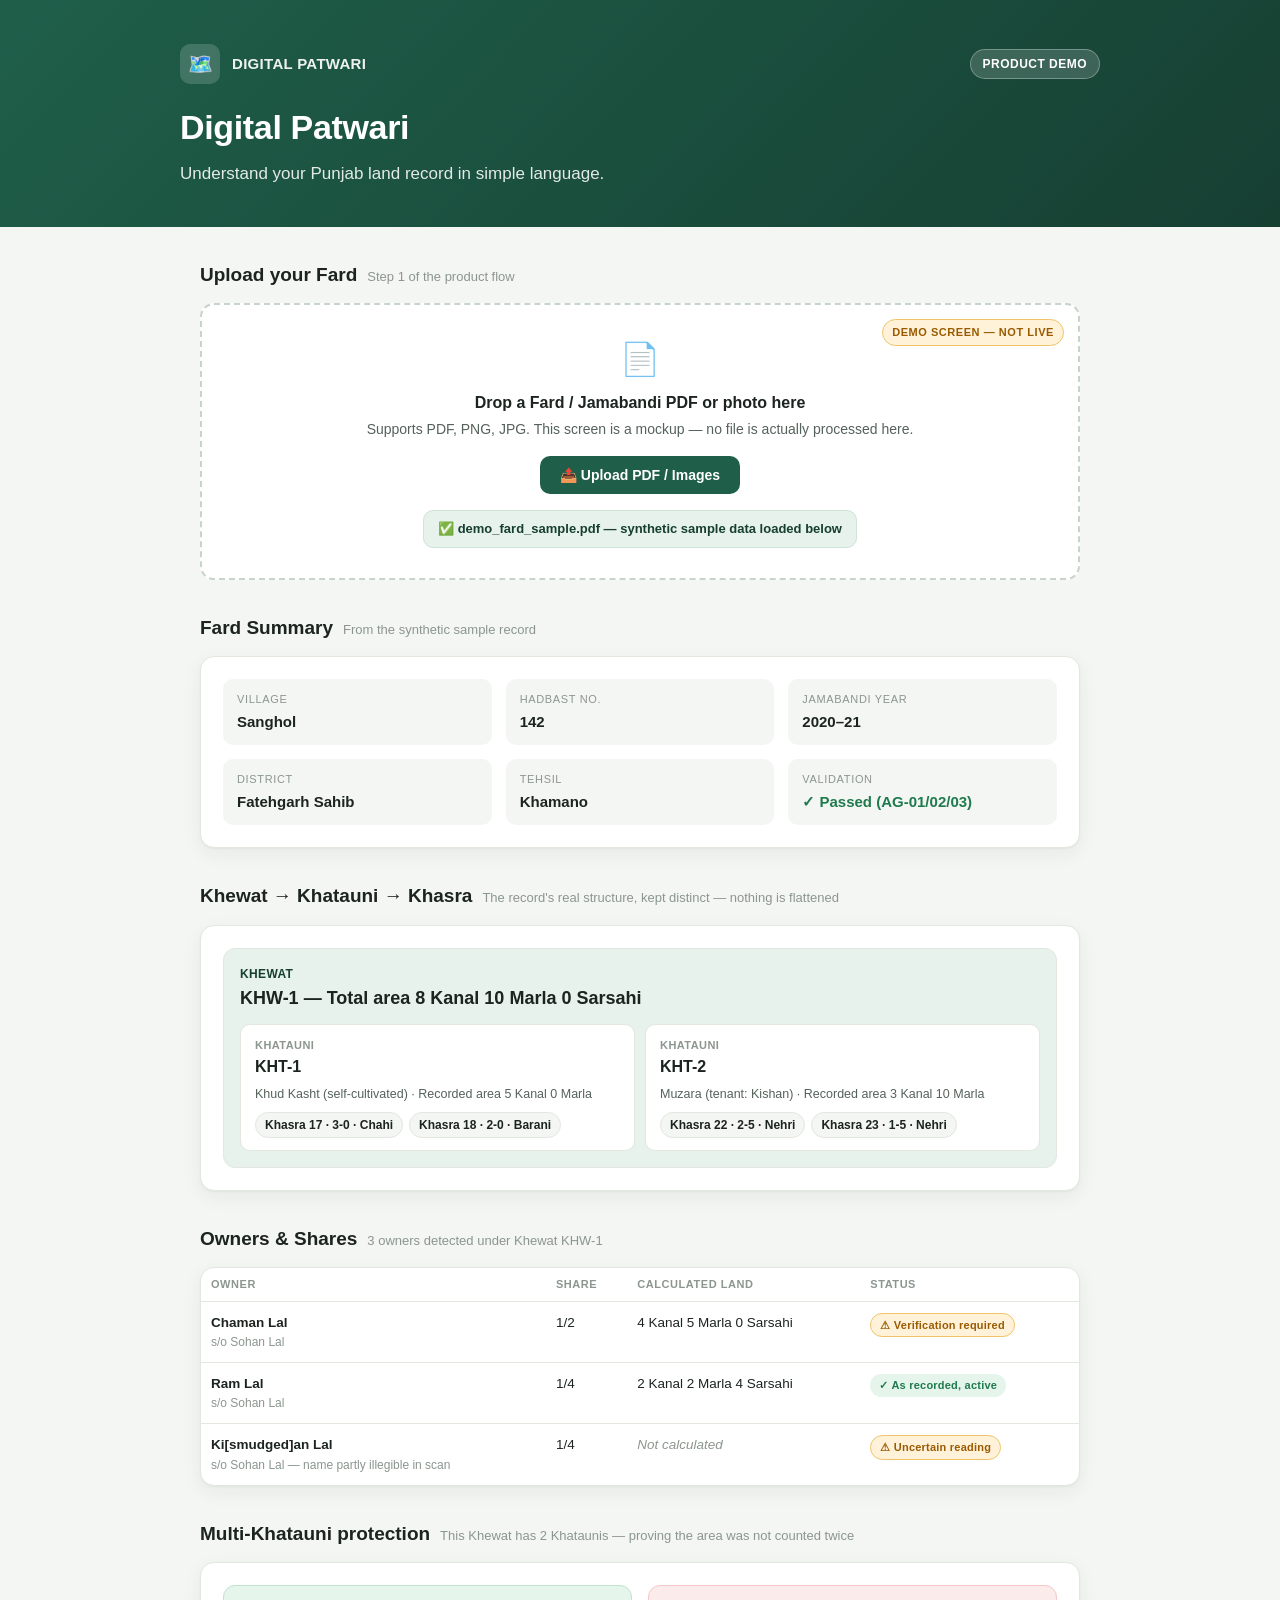
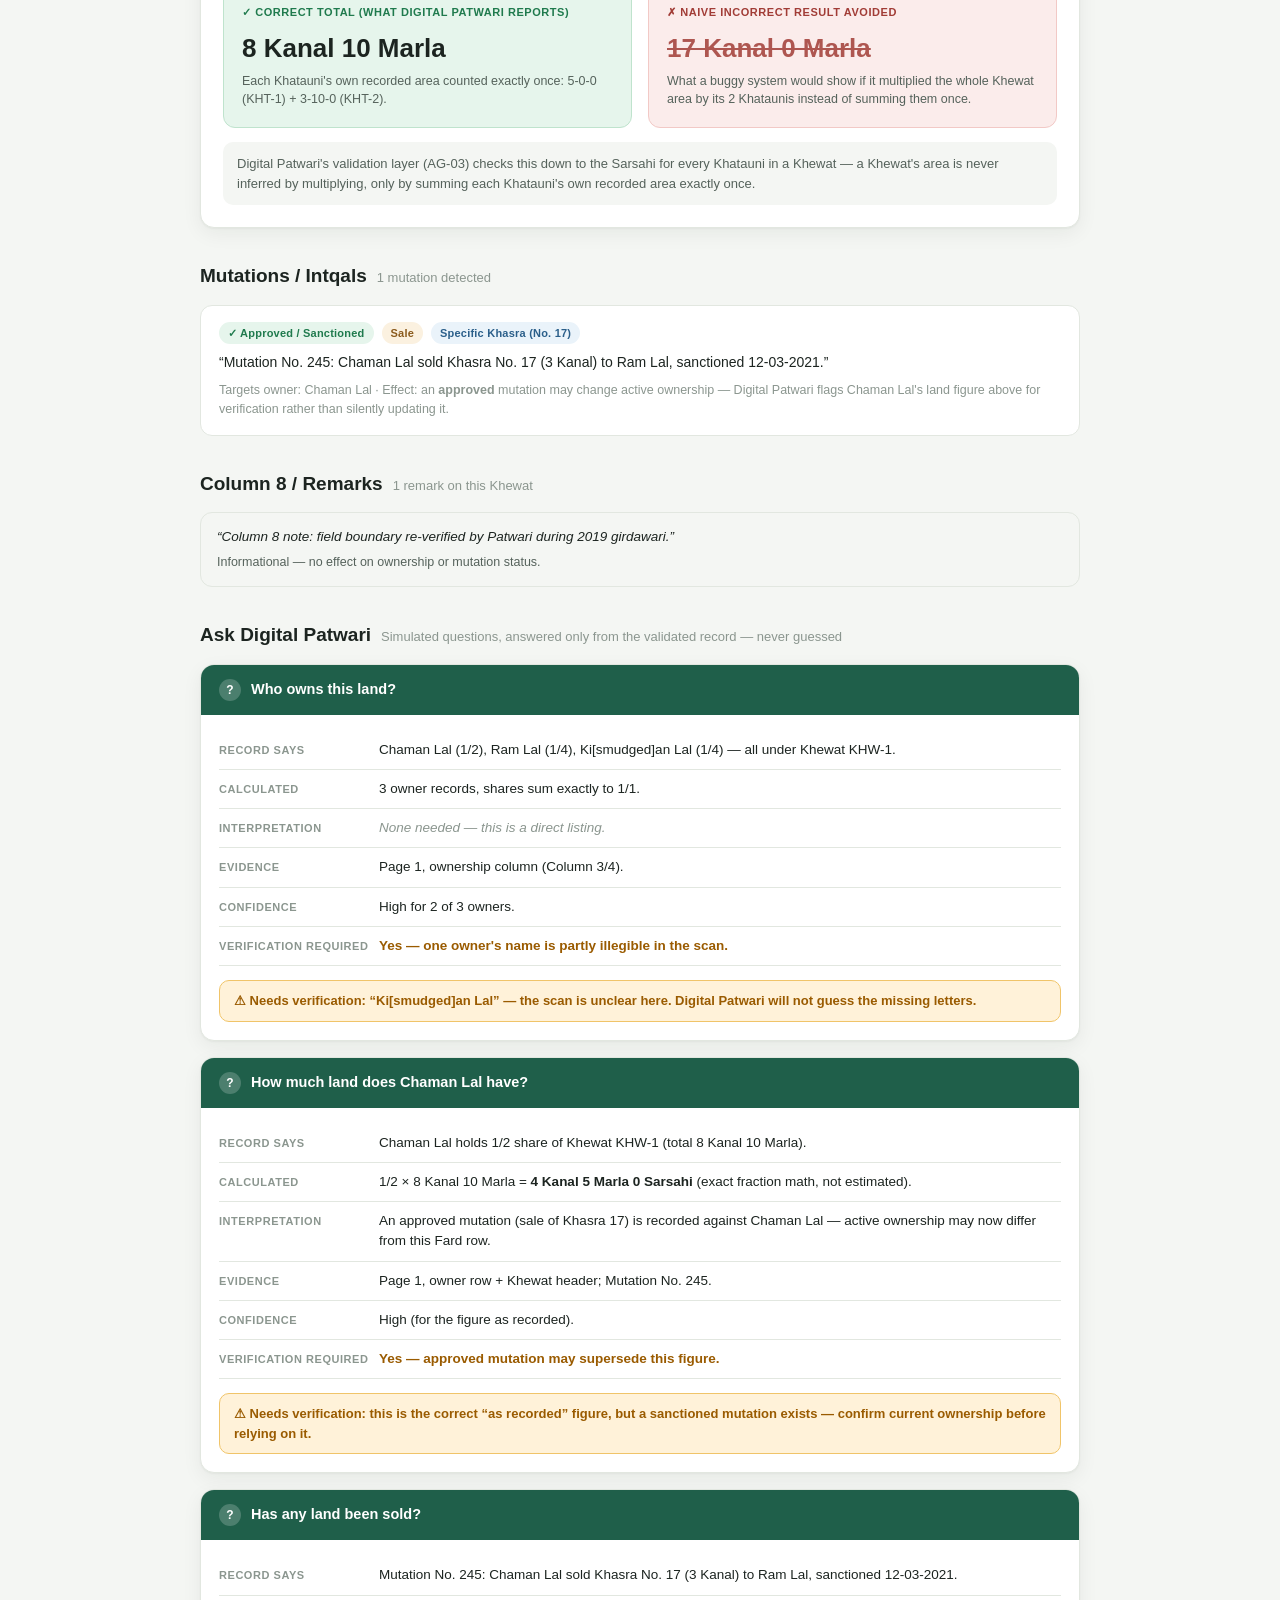
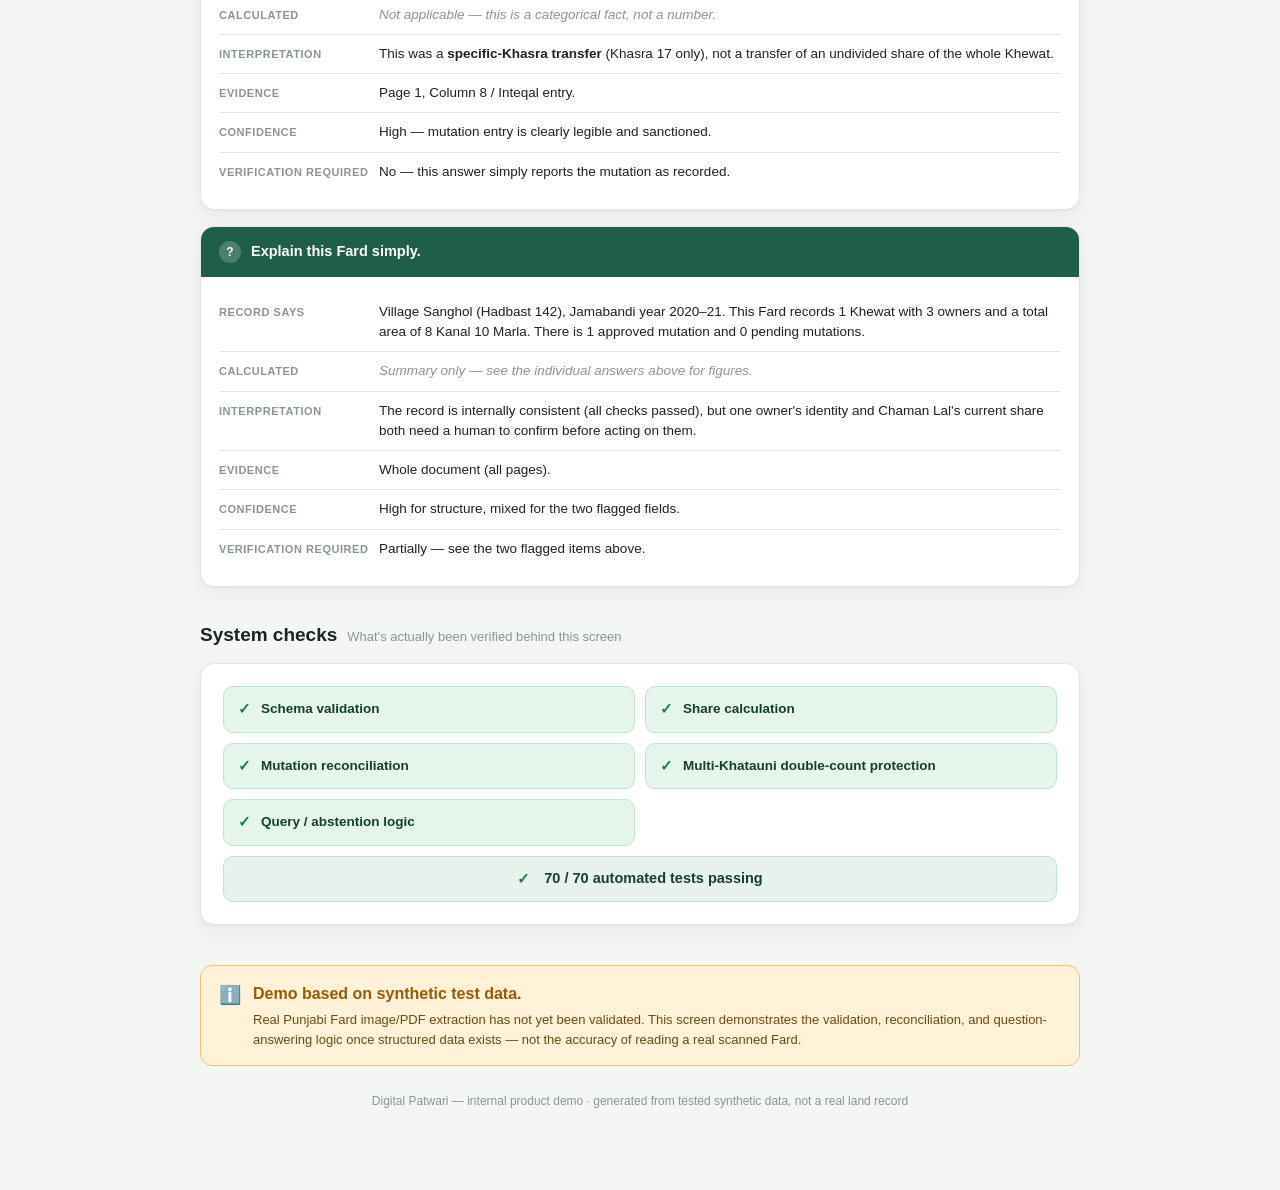
<file: digital_patwari_demo.html>
<!DOCTYPE html>
<html lang="en">
<head>
<meta charset="UTF-8" />
<meta name="viewport" content="width=device-width, initial-scale=1.0" />
<title>Digital Patwari — Demo</title>
<style>
  :root{
    --bg: #f4f6f3;
    --paper: #ffffff;
    --ink: #1c2420;
    --ink-soft: #55625b;
    --ink-faint: #8b968f;
    --line: #e2e7e0;
    --brand: #1f5f4a;
    --brand-dark: #163f32;
    --brand-soft: #e7f2ec;
    --accent: #b8863b;
    --accent-soft: #fbf1e0;
    --good: #1f7a4d;
    --good-soft: #e6f5ec;
    --warn: #9a5b00;
    --warn-soft: #fff2d9;
    --warn-line: #f0c469;
    --info: #2b5f8a;
    --info-soft: #eaf3fa;
    --radius: 14px;
    --shadow: 0 1px 2px rgba(20,30,25,0.04), 0 6px 20px rgba(20,30,25,0.06);
  }
  *{box-sizing:border-box;}
  html,body{margin:0;padding:0;}
  body{
    background:var(--bg);
    color:var(--ink);
    font-family:-apple-system,BlinkMacSystemFont,"Segoe UI",Roboto,Helvetica,Arial,sans-serif;
    line-height:1.5;
    -webkit-font-smoothing:antialiased;
  }
  .wrap{max-width:920px;margin:0 auto;padding:0 20px 80px;}
  a{color:inherit;}

  /* ---------- header ---------- */
  header.hero{
    background:linear-gradient(135deg,var(--brand) 0%,var(--brand-dark) 100%);
    color:#fff;
    padding:44px 20px 40px;
  }
  .hero-inner{max-width:920px;margin:0 auto;}
  .brandrow{display:flex;align-items:center;gap:12px;margin-bottom:18px;}
  .brandmark{
    width:40px;height:40px;border-radius:10px;
    background:rgba(255,255,255,0.16);
    display:flex;align-items:center;justify-content:center;
    font-size:20px;
  }
  .brandname{font-size:15px;font-weight:600;letter-spacing:0.02em;opacity:0.92;}
  .demo-pill{
    margin-left:auto;
    background:rgba(255,255,255,0.16);
    border:1px solid rgba(255,255,255,0.3);
    padding:5px 12px;border-radius:999px;
    font-size:12px;font-weight:600;letter-spacing:0.04em;
  }
  h1.title{font-size:34px;margin:6px 0 8px;font-weight:700;letter-spacing:-0.01em;}
  p.tagline{font-size:17px;margin:0;opacity:0.88;max-width:480px;}

  /* ---------- generic section ---------- */
  section{margin-top:34px;}
  .section-head{display:flex;align-items:baseline;gap:10px;margin-bottom:14px;flex-wrap:wrap;}
  .section-head h2{font-size:19px;margin:0;font-weight:700;}
  .section-head .sub{font-size:13px;color:var(--ink-faint);}
  .card{
    background:var(--paper);
    border:1px solid var(--line);
    border-radius:var(--radius);
    box-shadow:var(--shadow);
    padding:22px;
  }

  /* ---------- upload ---------- */
  .upload-card{
    border:2px dashed #c7d3cb;
    border-radius:var(--radius);
    background:var(--paper);
    padding:30px 22px;
    text-align:center;
    position:relative;
  }
  .upload-card .demo-tag{
    position:absolute; top:14px; right:14px;
    background:var(--warn-soft); color:var(--warn);
    border:1px solid var(--warn-line);
    font-size:11px; font-weight:700; letter-spacing:0.05em;
    padding:4px 9px; border-radius:999px;
  }
  .upload-icon{font-size:32px;margin-bottom:8px;}
  .upload-card h3{margin:0 0 4px;font-size:16px;}
  .upload-card p{margin:0 0 16px;color:var(--ink-soft);font-size:14px;}
  .upload-btn{
    display:inline-flex;align-items:center;gap:8px;
    background:var(--brand);color:#fff;border:none;
    padding:11px 20px;border-radius:10px;font-size:14px;font-weight:600;
    cursor:pointer;
  }
  .upload-btn:hover{background:var(--brand-dark);}
  .file-chip{
    margin-top:16px;display:inline-flex;align-items:center;gap:8px;
    background:var(--brand-soft);color:var(--brand-dark);
    border:1px solid #cfe3d8;
    padding:8px 14px;border-radius:10px;font-size:13px;font-weight:600;
  }
  .toast{
    display:none;
    margin-top:14px;font-size:12.5px;color:var(--ink-faint);
  }

  /* ---------- record header ---------- */
  .record-header{
    display:grid;grid-template-columns:repeat(3,1fr);gap:14px;
  }
  .field{background:var(--bg);border-radius:10px;padding:12px 14px;}
  .field .k{font-size:11px;text-transform:uppercase;letter-spacing:0.06em;color:var(--ink-faint);margin-bottom:3px;}
  .field .v{font-size:15px;font-weight:600;}

  /* ---------- hierarchy ---------- */
  .tree{display:flex;flex-direction:column;gap:10px;}
  .tree-khewat{
    border:1px solid var(--line);border-radius:12px;padding:16px;background:var(--brand-soft);
  }
  .tree-khewat .label{font-size:12px;font-weight:700;color:var(--brand-dark);letter-spacing:0.03em;text-transform:uppercase;}
  .tree-khewat .id{font-size:18px;font-weight:700;margin-top:2px;}
  .tree-children{margin-top:12px;display:grid;grid-template-columns:1fr 1fr;gap:10px;}
  .tree-kt{background:var(--paper);border:1px solid var(--line);border-radius:10px;padding:12px 14px;}
  .tree-kt .tag{font-size:11px;font-weight:700;color:var(--ink-faint);letter-spacing:0.04em;text-transform:uppercase;}
  .tree-kt .name{font-weight:700;margin:2px 0 6px;}
  .tree-kt .meta{font-size:12.5px;color:var(--ink-soft);}
  .kh-list{margin-top:8px;display:flex;flex-wrap:wrap;gap:6px;}
  .kh-chip{
    font-size:12px;background:var(--bg);border:1px solid var(--line);
    padding:3px 9px;border-radius:999px;font-weight:600;
  }

  /* ---------- tables ---------- */
  table{width:100%;border-collapse:collapse;font-size:13.5px;}
  th{
    text-align:left;font-size:11px;text-transform:uppercase;letter-spacing:0.05em;
    color:var(--ink-faint);font-weight:700;padding:8px 10px;border-bottom:1px solid var(--line);
  }
  td{padding:11px 10px;border-bottom:1px solid var(--line);vertical-align:top;}
  tr:last-child td{border-bottom:none;}
  .owner-name{font-weight:600;}
  .owner-sub{font-size:12px;color:var(--ink-faint);}

  .badge{
    display:inline-flex;align-items:center;gap:5px;
    font-size:11px;font-weight:700;letter-spacing:0.02em;
    padding:3px 9px;border-radius:999px;white-space:nowrap;
  }
  .badge.good{background:var(--good-soft);color:var(--good);}
  .badge.warn{background:var(--warn-soft);color:var(--warn);border:1px solid var(--warn-line);}
  .badge.info{background:var(--info-soft);color:var(--info);}
  .badge.accent{background:var(--accent-soft);color:#8a5a1c;}

  /* ---------- double-count proof ---------- */
  .proof{
    display:grid;grid-template-columns:1fr 1fr;gap:16px;
  }
  .proof-box{border-radius:12px;padding:18px;border:1px solid var(--line);}
  .proof-box.correct{background:var(--good-soft);border-color:#bfe3cd;}
  .proof-box.wrong{background:#fbeceb;border-color:#f2c9c6;}
  .proof-box .tag{font-size:11px;font-weight:700;text-transform:uppercase;letter-spacing:0.05em;}
  .proof-box.correct .tag{color:var(--good);}
  .proof-box.wrong .tag{color:#a13c36;}
  .proof-box .num{font-size:26px;font-weight:700;margin:8px 0 4px;}
  .proof-box.wrong .num{text-decoration:line-through;color:#a13c36;opacity:0.85;}
  .proof-box .desc{font-size:12.5px;color:var(--ink-soft);}
  .proof-note{
    margin-top:14px;font-size:13px;color:var(--ink-soft);
    background:var(--bg);border-radius:10px;padding:12px 14px;
  }

  /* ---------- mutation card ---------- */
  .mutation-card{border-radius:12px;border:1px solid var(--line);padding:16px 18px;background:var(--paper);}
  .mutation-top{display:flex;align-items:center;gap:8px;flex-wrap:wrap;margin-bottom:8px;}
  .mutation-text{font-size:14px;color:var(--ink);}
  .mutation-meta{margin-top:8px;font-size:12.5px;color:var(--ink-faint);}

  .remark-card{border-radius:12px;border:1px solid var(--line);padding:14px 16px;background:var(--bg);font-size:13.5px;}
  .remark-quote{font-style:italic;color:var(--ink);}
  .remark-meaning{margin-top:6px;color:var(--ink-soft);font-size:12.5px;}

  /* ---------- Q&A ---------- */
  .qa{display:flex;flex-direction:column;gap:16px;}
  .qa-card{border:1px solid var(--line);border-radius:14px;overflow:hidden;background:var(--paper);box-shadow:var(--shadow);}
  .qa-q{
    background:var(--brand);color:#fff;padding:14px 18px;font-weight:600;font-size:14.5px;
    display:flex;align-items:center;gap:10px;
  }
  .qa-q .qmark{
    width:22px;height:22px;border-radius:50%;background:rgba(255,255,255,0.2);
    display:flex;align-items:center;justify-content:center;font-size:12px;flex-shrink:0;
  }
  .qa-body{padding:16px 18px 18px;}
  .qa-row{display:grid;grid-template-columns:150px 1fr;gap:10px;padding:9px 0;border-bottom:1px solid var(--line);}
  .qa-row:last-child{border-bottom:none;}
  .qa-label{font-size:11px;font-weight:700;text-transform:uppercase;letter-spacing:0.05em;color:var(--ink-faint);padding-top:2px;}
  .qa-value{font-size:13.5px;color:var(--ink);}
  .qa-value.muted{color:var(--ink-faint);font-style:italic;}
  .verify-banner{
    margin-top:14px;
    background:var(--warn-soft);border:1px solid var(--warn-line);color:var(--warn);
    border-radius:10px;padding:10px 14px;font-size:13px;font-weight:600;
    display:flex;align-items:center;gap:8px;
  }

  /* ---------- system checks ---------- */
  .checks{display:grid;grid-template-columns:1fr 1fr;gap:10px;}
  .check-item{
    display:flex;align-items:center;gap:10px;
    background:var(--good-soft);border:1px solid #bfe3cd;
    border-radius:10px;padding:11px 14px;font-size:13.5px;font-weight:600;color:var(--brand-dark);
  }
  .check-item .mark{color:var(--good);font-size:15px;}
  .check-item.tests{background:var(--brand-soft);grid-column:1 / -1;justify-content:center;font-size:14.5px;}

  /* ---------- disclaimer ---------- */
  .disclaimer{
    margin-top:40px;
    background:var(--warn-soft);border:1px solid var(--warn-line);
    border-radius:12px;padding:16px 18px;
    display:flex;gap:12px;align-items:flex-start;
  }
  .disclaimer .icon{font-size:18px;}
  .disclaimer strong{color:var(--warn);}
  .disclaimer p{margin:4px 0 0;font-size:13px;color:#6b4b12;}

  footer{
    text-align:center;color:var(--ink-faint);font-size:12px;margin-top:26px;
  }

  @media (max-width:640px){
    .record-header{grid-template-columns:1fr 1fr;}
    .tree-children{grid-template-columns:1fr;}
    .proof{grid-template-columns:1fr;}
    .qa-row{grid-template-columns:1fr;}
    .checks{grid-template-columns:1fr;}
    h1.title{font-size:27px;}
  }
</style>
</head>
<body>

<header class="hero">
  <div class="hero-inner">
    <div class="brandrow">
      <div class="brandmark">🗺️</div>
      <div class="brandname">DIGITAL PATWARI</div>
      <div class="demo-pill">PRODUCT DEMO</div>
    </div>
    <h1 class="title">Digital Patwari</h1>
    <p class="tagline">Understand your Punjab land record in simple language.</p>
  </div>
</header>

<div class="wrap">

  <!-- 1. UPLOAD -->
  <section>
    <div class="section-head">
      <h2>Upload your Fard</h2>
      <span class="sub">Step 1 of the product flow</span>
    </div>
    <div class="upload-card">
      <div class="demo-tag">DEMO SCREEN — NOT LIVE</div>
      <div class="upload-icon">📄</div>
      <h3>Drop a Fard / Jamabandi PDF or photo here</h3>
      <p>Supports PDF, PNG, JPG. This screen is a mockup — no file is actually processed here.</p>
      <button class="upload-btn" onclick="document.getElementById('demoToast').style.display='block'">
        📤 Upload PDF / Images
      </button>
      <div>
        <div class="file-chip">✅ demo_fard_sample.pdf — synthetic sample data loaded below</div>
      </div>
      <div class="toast" id="demoToast">This button is for show — it re-loads the same sample analysis below. Real upload → Gemini extraction is not wired into this demo page.</div>
    </div>
  </section>

  <!-- 2. RECORD HEADER -->
  <section>
    <div class="section-head">
      <h2>Fard Summary</h2>
      <span class="sub">From the synthetic sample record</span>
    </div>
    <div class="card">
      <div class="record-header">
        <div class="field"><div class="k">Village</div><div class="v">Sanghol</div></div>
        <div class="field"><div class="k">Hadbast No.</div><div class="v">142</div></div>
        <div class="field"><div class="k">Jamabandi Year</div><div class="v">2020–21</div></div>
        <div class="field"><div class="k">District</div><div class="v">Fatehgarh Sahib</div></div>
        <div class="field"><div class="k">Tehsil</div><div class="v">Khamano</div></div>
        <div class="field"><div class="k">Validation</div><div class="v" style="color:var(--good)">✓ Passed (AG-01/02/03)</div></div>
      </div>
    </div>
  </section>

  <!-- 3. HIERARCHY: Khewat -> Khatauni -> Khasra -->
  <section>
    <div class="section-head">
      <h2>Khewat → Khatauni → Khasra</h2>
      <span class="sub">The record's real structure, kept distinct — nothing is flattened</span>
    </div>
    <div class="card">
      <div class="tree">
        <div class="tree-khewat">
          <div class="label">Khewat</div>
          <div class="id">KHW-1 — Total area 8 Kanal 10 Marla 0 Sarsahi</div>
          <div class="tree-children">
            <div class="tree-kt">
              <div class="tag">Khatauni</div>
              <div class="name">KHT-1</div>
              <div class="meta">Khud Kasht (self-cultivated) · Recorded area 5 Kanal 0 Marla</div>
              <div class="kh-list">
                <span class="kh-chip">Khasra 17 · 3-0 · Chahi</span>
                <span class="kh-chip">Khasra 18 · 2-0 · Barani</span>
              </div>
            </div>
            <div class="tree-kt">
              <div class="tag">Khatauni</div>
              <div class="name">KHT-2</div>
              <div class="meta">Muzara (tenant: Kishan) · Recorded area 3 Kanal 10 Marla</div>
              <div class="kh-list">
                <span class="kh-chip">Khasra 22 · 2-5 · Nehri</span>
                <span class="kh-chip">Khasra 23 · 1-5 · Nehri</span>
              </div>
            </div>
          </div>
        </div>
      </div>
    </div>
  </section>

  <!-- 4. OWNERS TABLE -->
  <section>
    <div class="section-head">
      <h2>Owners &amp; Shares</h2>
      <span class="sub">3 owners detected under Khewat KHW-1</span>
    </div>
    <div class="card" style="padding:0;overflow:hidden;">
      <table>
        <thead>
          <tr><th>Owner</th><th>Share</th><th>Calculated land</th><th>Status</th></tr>
        </thead>
        <tbody>
          <tr>
            <td><div class="owner-name">Chaman Lal</div><div class="owner-sub">s/o Sohan Lal</div></td>
            <td>1/2</td>
            <td>4 Kanal 5 Marla 0 Sarsahi</td>
            <td><span class="badge warn">⚠ Verification required</span></td>
          </tr>
          <tr>
            <td><div class="owner-name">Ram Lal</div><div class="owner-sub">s/o Sohan Lal</div></td>
            <td>1/4</td>
            <td>2 Kanal 2 Marla 4 Sarsahi</td>
            <td><span class="badge good">✓ As recorded, active</span></td>
          </tr>
          <tr>
            <td><div class="owner-name">Ki[smudged]an Lal</div><div class="owner-sub">s/o Sohan Lal — name partly illegible in scan</div></td>
            <td>1/4</td>
            <td><span class="qa-value muted">Not calculated</span></td>
            <td><span class="badge warn">⚠ Uncertain reading</span></td>
          </tr>
        </tbody>
      </table>
    </div>
  </section>

  <!-- 5. DOUBLE-COUNT PROOF -->
  <section>
    <div class="section-head">
      <h2>Multi-Khatauni protection</h2>
      <span class="sub">This Khewat has 2 Khataunis — proving the area was not counted twice</span>
    </div>
    <div class="card">
      <div class="proof">
        <div class="proof-box correct">
          <div class="tag">✓ Correct total (what Digital Patwari reports)</div>
          <div class="num">8 Kanal 10 Marla</div>
          <div class="desc">Each Khatauni's own recorded area counted exactly once: 5-0-0 (KHT-1) + 3-10-0 (KHT-2).</div>
        </div>
        <div class="proof-box wrong">
          <div class="tag">✗ Naive incorrect result avoided</div>
          <div class="num">17 Kanal 0 Marla</div>
          <div class="desc">What a buggy system would show if it multiplied the whole Khewat area by its 2 Khataunis instead of summing them once.</div>
        </div>
      </div>
      <div class="proof-note">
        Digital Patwari's validation layer (AG-03) checks this down to the Sarsahi for every Khatauni in a Khewat — a Khewat's area is never inferred by multiplying, only by summing each Khatauni's own recorded area exactly once.
      </div>
    </div>
  </section>

  <!-- 6. MUTATIONS -->
  <section>
    <div class="section-head">
      <h2>Mutations / Intqals</h2>
      <span class="sub">1 mutation detected</span>
    </div>
    <div class="mutation-card">
      <div class="mutation-top">
        <span class="badge good">✓ Approved / Sanctioned</span>
        <span class="badge accent">Sale</span>
        <span class="badge info">Specific Khasra (No. 17)</span>
      </div>
      <div class="mutation-text">“Mutation No. 245: Chaman Lal sold Khasra No. 17 (3 Kanal) to Ram Lal, sanctioned 12-03-2021.”</div>
      <div class="mutation-meta">Targets owner: Chaman Lal · Effect: an <strong>approved</strong> mutation may change active ownership — Digital Patwari flags Chaman Lal's land figure above for verification rather than silently updating it.</div>
    </div>
  </section>

  <!-- 7. COLUMN 8 / REMARKS -->
  <section>
    <div class="section-head">
      <h2>Column 8 / Remarks</h2>
      <span class="sub">1 remark on this Khewat</span>
    </div>
    <div class="remark-card">
      <div class="remark-quote">“Column 8 note: field boundary re-verified by Patwari during 2019 girdawari.”</div>
      <div class="remark-meaning">Informational — no effect on ownership or mutation status.</div>
    </div>
  </section>

  <!-- 8. ASK DIGITAL PATWARI -->
  <section>
    <div class="section-head">
      <h2>Ask Digital Patwari</h2>
      <span class="sub">Simulated questions, answered only from the validated record — never guessed</span>
    </div>
    <div class="qa">

      <!-- Q1 -->
      <div class="qa-card">
        <div class="qa-q"><span class="qmark">?</span>Who owns this land?</div>
        <div class="qa-body">
          <div class="qa-row"><div class="qa-label">Record says</div><div class="qa-value">Chaman Lal (1/2), Ram Lal (1/4), Ki[smudged]an Lal (1/4) — all under Khewat KHW-1.</div></div>
          <div class="qa-row"><div class="qa-label">Calculated</div><div class="qa-value">3 owner records, shares sum exactly to 1/1.</div></div>
          <div class="qa-row"><div class="qa-label">Interpretation</div><div class="qa-value muted">None needed — this is a direct listing.</div></div>
          <div class="qa-row"><div class="qa-label">Evidence</div><div class="qa-value">Page 1, ownership column (Column 3/4).</div></div>
          <div class="qa-row"><div class="qa-label">Confidence</div><div class="qa-value">High for 2 of 3 owners.</div></div>
          <div class="qa-row"><div class="qa-label">Verification required</div><div class="qa-value" style="color:var(--warn);font-weight:600;">Yes — one owner's name is partly illegible in the scan.</div></div>
          <div class="verify-banner">⚠ Needs verification: “Ki[smudged]an Lal” — the scan is unclear here. Digital Patwari will not guess the missing letters.</div>
        </div>
      </div>

      <!-- Q2 -->
      <div class="qa-card">
        <div class="qa-q"><span class="qmark">?</span>How much land does Chaman Lal have?</div>
        <div class="qa-body">
          <div class="qa-row"><div class="qa-label">Record says</div><div class="qa-value">Chaman Lal holds 1/2 share of Khewat KHW-1 (total 8 Kanal 10 Marla).</div></div>
          <div class="qa-row"><div class="qa-label">Calculated</div><div class="qa-value">1/2 × 8 Kanal 10 Marla = <strong>4 Kanal 5 Marla 0 Sarsahi</strong> (exact fraction math, not estimated).</div></div>
          <div class="qa-row"><div class="qa-label">Interpretation</div><div class="qa-value">An approved mutation (sale of Khasra 17) is recorded against Chaman Lal — active ownership may now differ from this Fard row.</div></div>
          <div class="qa-row"><div class="qa-label">Evidence</div><div class="qa-value">Page 1, owner row + Khewat header; Mutation No. 245.</div></div>
          <div class="qa-row"><div class="qa-label">Confidence</div><div class="qa-value">High (for the figure as recorded).</div></div>
          <div class="qa-row"><div class="qa-label">Verification required</div><div class="qa-value" style="color:var(--warn);font-weight:600;">Yes — approved mutation may supersede this figure.</div></div>
          <div class="verify-banner">⚠ Needs verification: this is the correct “as recorded” figure, but a sanctioned mutation exists — confirm current ownership before relying on it.</div>
        </div>
      </div>

      <!-- Q3 -->
      <div class="qa-card">
        <div class="qa-q"><span class="qmark">?</span>Has any land been sold?</div>
        <div class="qa-body">
          <div class="qa-row"><div class="qa-label">Record says</div><div class="qa-value">Mutation No. 245: Chaman Lal sold Khasra No. 17 (3 Kanal) to Ram Lal, sanctioned 12-03-2021.</div></div>
          <div class="qa-row"><div class="qa-label">Calculated</div><div class="qa-value muted">Not applicable — this is a categorical fact, not a number.</div></div>
          <div class="qa-row"><div class="qa-label">Interpretation</div><div class="qa-value">This was a <strong>specific-Khasra transfer</strong> (Khasra 17 only), not a transfer of an undivided share of the whole Khewat.</div></div>
          <div class="qa-row"><div class="qa-label">Evidence</div><div class="qa-value">Page 1, Column 8 / Inteqal entry.</div></div>
          <div class="qa-row"><div class="qa-label">Confidence</div><div class="qa-value">High — mutation entry is clearly legible and sanctioned.</div></div>
          <div class="qa-row"><div class="qa-label">Verification required</div><div class="qa-value">No — this answer simply reports the mutation as recorded.</div></div>
        </div>
      </div>

      <!-- Q4 -->
      <div class="qa-card">
        <div class="qa-q"><span class="qmark">?</span>Explain this Fard simply.</div>
        <div class="qa-body">
          <div class="qa-row"><div class="qa-label">Record says</div>
            <div class="qa-value">Village Sanghol (Hadbast 142), Jamabandi year 2020–21. This Fard records 1 Khewat with 3 owners and a total area of 8 Kanal 10 Marla. There is 1 approved mutation and 0 pending mutations.</div>
          </div>
          <div class="qa-row"><div class="qa-label">Calculated</div><div class="qa-value muted">Summary only — see the individual answers above for figures.</div></div>
          <div class="qa-row"><div class="qa-label">Interpretation</div><div class="qa-value">The record is internally consistent (all checks passed), but one owner's identity and Chaman Lal's current share both need a human to confirm before acting on them.</div></div>
          <div class="qa-row"><div class="qa-label">Evidence</div><div class="qa-value">Whole document (all pages).</div></div>
          <div class="qa-row"><div class="qa-label">Confidence</div><div class="qa-value">High for structure, mixed for the two flagged fields.</div></div>
          <div class="qa-row"><div class="qa-label">Verification required</div><div class="qa-value">Partially — see the two flagged items above.</div></div>
        </div>
      </div>

    </div>
  </section>

  <!-- 9. SYSTEM CHECKS -->
  <section>
    <div class="section-head">
      <h2>System checks</h2>
      <span class="sub">What's actually been verified behind this screen</span>
    </div>
    <div class="card">
      <div class="checks">
        <div class="check-item"><span class="mark">✓</span> Schema validation</div>
        <div class="check-item"><span class="mark">✓</span> Share calculation</div>
        <div class="check-item"><span class="mark">✓</span> Mutation reconciliation</div>
        <div class="check-item"><span class="mark">✓</span> Multi-Khatauni double-count protection</div>
        <div class="check-item"><span class="mark">✓</span> Query / abstention logic</div>
        <div class="check-item tests"><span class="mark">✓</span>&nbsp;70 / 70 automated tests passing</div>
      </div>
    </div>
  </section>

  <!-- 10. DISCLAIMER -->
  <div class="disclaimer">
    <div class="icon">ℹ️</div>
    <div>
      <strong>Demo based on synthetic test data.</strong>
      <p>Real Punjabi Fard image/PDF extraction has not yet been validated. This screen demonstrates the validation, reconciliation, and question-answering logic once structured data exists — not the accuracy of reading a real scanned Fard.</p>
    </div>
  </div>

  <footer>Digital Patwari — internal product demo · generated from tested synthetic data, not a real land record</footer>

</div>

</body>
</html>
</file>
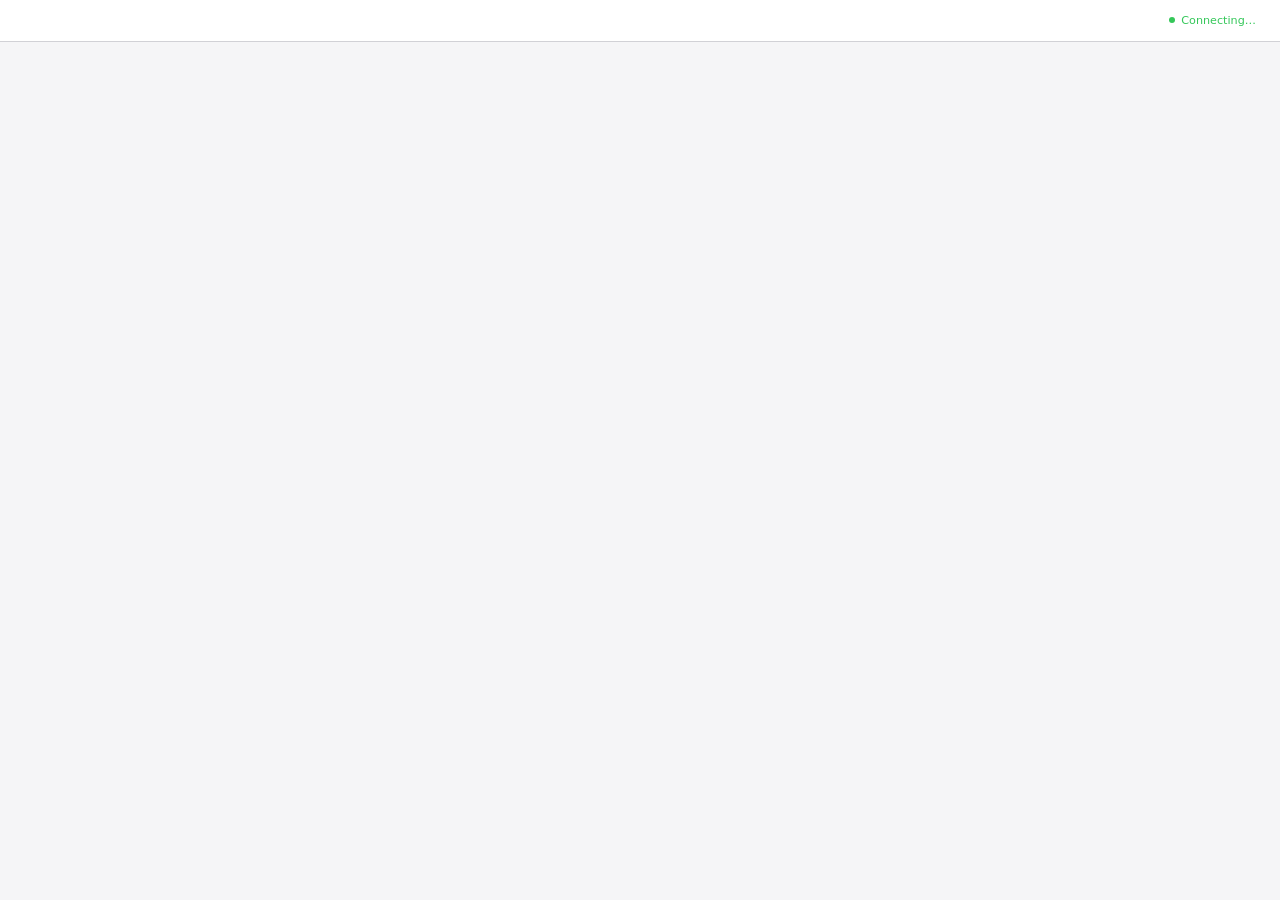
<file: superpowers/skills/brainstorming/scripts/frame-template.html>
<!DOCTYPE html>
<html>
<head>
  <meta charset="utf-8">
  <title>Superpowers Brainstorming</title>
  <style>
    /*
     * BRAINSTORM COMPANION FRAME TEMPLATE
     *
     * This template provides a consistent frame with:
     * - OS-aware light/dark theming
     * - Header branding and connection status
     * - Scrollable main content area
     * - CSS helpers for common UI patterns
     *
     * Content is injected via placeholder comment in #frame-content.
     */

    * { box-sizing: border-box; margin: 0; padding: 0; }
    html, body { height: 100%; overflow: hidden; }

    /* ===== THEME VARIABLES ===== */
    :root {
      --bg-primary: #f5f5f7;
      --bg-secondary: #ffffff;
      --bg-tertiary: #e5e5e7;
      --border: #d1d1d6;
      --text-primary: #1d1d1f;
      --text-secondary: #86868b;
      --text-tertiary: #aeaeb2;
      --accent: #0071e3;
      --accent-hover: #0077ed;
      --success: #34c759;
      --warning: #ff9f0a;
      --error: #ff3b30;
      --selected-bg: #e8f4fd;
      --selected-border: #0071e3;
    }

    @media (prefers-color-scheme: dark) {
      :root {
        --bg-primary: #1d1d1f;
        --bg-secondary: #2d2d2f;
        --bg-tertiary: #3d3d3f;
        --border: #424245;
        --text-primary: #f5f5f7;
        --text-secondary: #86868b;
        --text-tertiary: #636366;
        --accent: #0a84ff;
        --accent-hover: #409cff;
        --selected-bg: rgba(10, 132, 255, 0.15);
        --selected-border: #0a84ff;
      }
    }

    body {
      font-family: system-ui, -apple-system, BlinkMacSystemFont, sans-serif;
      background: var(--bg-primary);
      color: var(--text-primary);
      display: flex;
      flex-direction: column;
      line-height: 1.5;
    }

    /* ===== FRAME STRUCTURE ===== */
    .brand { display: flex; align-items: center; min-width: 0; overflow: hidden; color: var(--text-secondary); line-height: 1; }
    .brand a { color: inherit; text-decoration: none; display: flex; align-items: center; gap: 0.5rem; min-width: 0; max-width: 100%; line-height: 1; }
    .brand-copy { display: block; min-width: 0; overflow: hidden; text-overflow: ellipsis; white-space: nowrap; line-height: 1; transform: translateY(-1px); }
    .brand-logo { display: block; height: 1em; width: auto; max-width: 180px; flex-shrink: 0; filter: invert(1); }
    @media (prefers-color-scheme: dark) {
      .brand-logo { filter: none; }
    }
    .status { font-size: 0.7rem; color: var(--status-color, var(--success)); display: flex; align-items: center; gap: 0.4rem; justify-self: end; white-space: nowrap; line-height: 1; }
    .status::before { content: ''; width: 6px; height: 6px; background: var(--status-color, var(--success)); border-radius: 50%; }

    .main { flex: 1; overflow-y: auto; }
    #frame-content { padding: 2rem; min-height: 100%; }

    .header {
      background: var(--bg-secondary);
      border-bottom: 1px solid var(--border);
      padding: 0.5rem 1.5rem;
      flex-shrink: 0;
      display: grid;
      grid-template-columns: minmax(0, 1fr) auto;
      align-items: center;
      gap: 1rem;
      min-height: 42px;
    }
    .header .brand { justify-self: start; width: 100%; font-size: 0.75rem; line-height: 1; }
    .header .status { grid-column: 2; line-height: 1; }
    .header span {
      font-size: 0.75rem;
      color: var(--text-secondary);
    }
    .header .selected-text {
      color: var(--accent);
      font-weight: 500;
    }

    /* ===== TYPOGRAPHY ===== */
    h2 { font-size: 1.5rem; font-weight: 600; margin-bottom: 0.5rem; }
    h3 { font-size: 1.1rem; font-weight: 600; margin-bottom: 0.25rem; }
    .subtitle { color: var(--text-secondary); margin-bottom: 1.5rem; }
    .section { margin-bottom: 2rem; }
    .label { font-size: 0.7rem; color: var(--text-secondary); text-transform: uppercase; letter-spacing: 0.05em; margin-bottom: 0.5rem; }

    /* ===== OPTIONS (for A/B/C choices) ===== */
    .options { display: flex; flex-direction: column; gap: 0.75rem; }
    .option {
      background: var(--bg-secondary);
      border: 2px solid var(--border);
      border-radius: 12px;
      padding: 1rem 1.25rem;
      cursor: pointer;
      transition: all 0.15s ease;
      display: flex;
      align-items: flex-start;
      gap: 1rem;
    }
    .option:hover { border-color: var(--accent); }
    .option.selected { background: var(--selected-bg); border-color: var(--selected-border); }
    .option .letter {
      background: var(--bg-tertiary);
      color: var(--text-secondary);
      width: 1.75rem; height: 1.75rem;
      border-radius: 6px;
      display: flex; align-items: center; justify-content: center;
      font-weight: 600; font-size: 0.85rem; flex-shrink: 0;
    }
    .option.selected .letter { background: var(--accent); color: white; }
    .option .content { flex: 1; }
    .option .content h3 { font-size: 0.95rem; margin-bottom: 0.15rem; }
    .option .content p { color: var(--text-secondary); font-size: 0.85rem; margin: 0; }

    /* ===== CARDS (for showing designs/mockups) ===== */
    .cards { display: grid; grid-template-columns: repeat(auto-fit, minmax(280px, 1fr)); gap: 1rem; }
    .card {
      background: var(--bg-secondary);
      border: 1px solid var(--border);
      border-radius: 12px;
      overflow: hidden;
      cursor: pointer;
      transition: all 0.15s ease;
    }
    .card:hover { border-color: var(--accent); transform: translateY(-2px); box-shadow: 0 4px 12px rgba(0,0,0,0.1); }
    .card.selected { border-color: var(--selected-border); border-width: 2px; }
    .card-image { background: var(--bg-tertiary); aspect-ratio: 16/10; display: flex; align-items: center; justify-content: center; }
    .card-body { padding: 1rem; }
    .card-body h3 { margin-bottom: 0.25rem; }
    .card-body p { color: var(--text-secondary); font-size: 0.85rem; }

    /* ===== MOCKUP CONTAINER ===== */
    .mockup {
      background: var(--bg-secondary);
      border: 1px solid var(--border);
      border-radius: 12px;
      overflow: hidden;
      margin-bottom: 1.5rem;
    }
    .mockup-header {
      background: var(--bg-tertiary);
      padding: 0.5rem 1rem;
      font-size: 0.75rem;
      color: var(--text-secondary);
      border-bottom: 1px solid var(--border);
    }
    .mockup-body { padding: 1.5rem; }

    /* ===== SPLIT VIEW (side-by-side comparison) ===== */
    .split { display: grid; grid-template-columns: 1fr 1fr; gap: 1.5rem; }
    @media (max-width: 700px) { .split { grid-template-columns: 1fr; } }

    /* ===== PROS/CONS ===== */
    .pros-cons { display: grid; grid-template-columns: 1fr 1fr; gap: 1rem; margin: 1rem 0; }
    .pros, .cons { background: var(--bg-secondary); border-radius: 8px; padding: 1rem; }
    .pros h4 { color: var(--success); font-size: 0.85rem; margin-bottom: 0.5rem; }
    .cons h4 { color: var(--error); font-size: 0.85rem; margin-bottom: 0.5rem; }
    .pros ul, .cons ul { margin-left: 1.25rem; font-size: 0.85rem; color: var(--text-secondary); }
    .pros li, .cons li { margin-bottom: 0.25rem; }

    /* ===== PLACEHOLDER (for mockup areas) ===== */
    .placeholder {
      background: var(--bg-tertiary);
      border: 2px dashed var(--border);
      border-radius: 8px;
      padding: 2rem;
      text-align: center;
      color: var(--text-tertiary);
    }

    /* ===== INLINE MOCKUP ELEMENTS ===== */
    .mock-nav { background: var(--accent); color: white; padding: 0.75rem 1rem; display: flex; gap: 1.5rem; font-size: 0.9rem; }
    .mock-sidebar { background: var(--bg-tertiary); padding: 1rem; min-width: 180px; }
    .mock-content { padding: 1.5rem; flex: 1; }
    .mock-button { background: var(--accent); color: white; border: none; padding: 0.5rem 1rem; border-radius: 6px; font-size: 0.85rem; }
    .mock-input { background: var(--bg-primary); border: 1px solid var(--border); border-radius: 6px; padding: 0.5rem; width: 100%; }
  </style>
</head>
<body>
  <div class="header">
    <!-- BRANDING -->
    <div class="status">Connecting…</div>
  </div>

  <div class="main">
    <div id="frame-content">
      <!-- CONTENT -->
    </div>
  </div>

</body>
</html>
</file>
